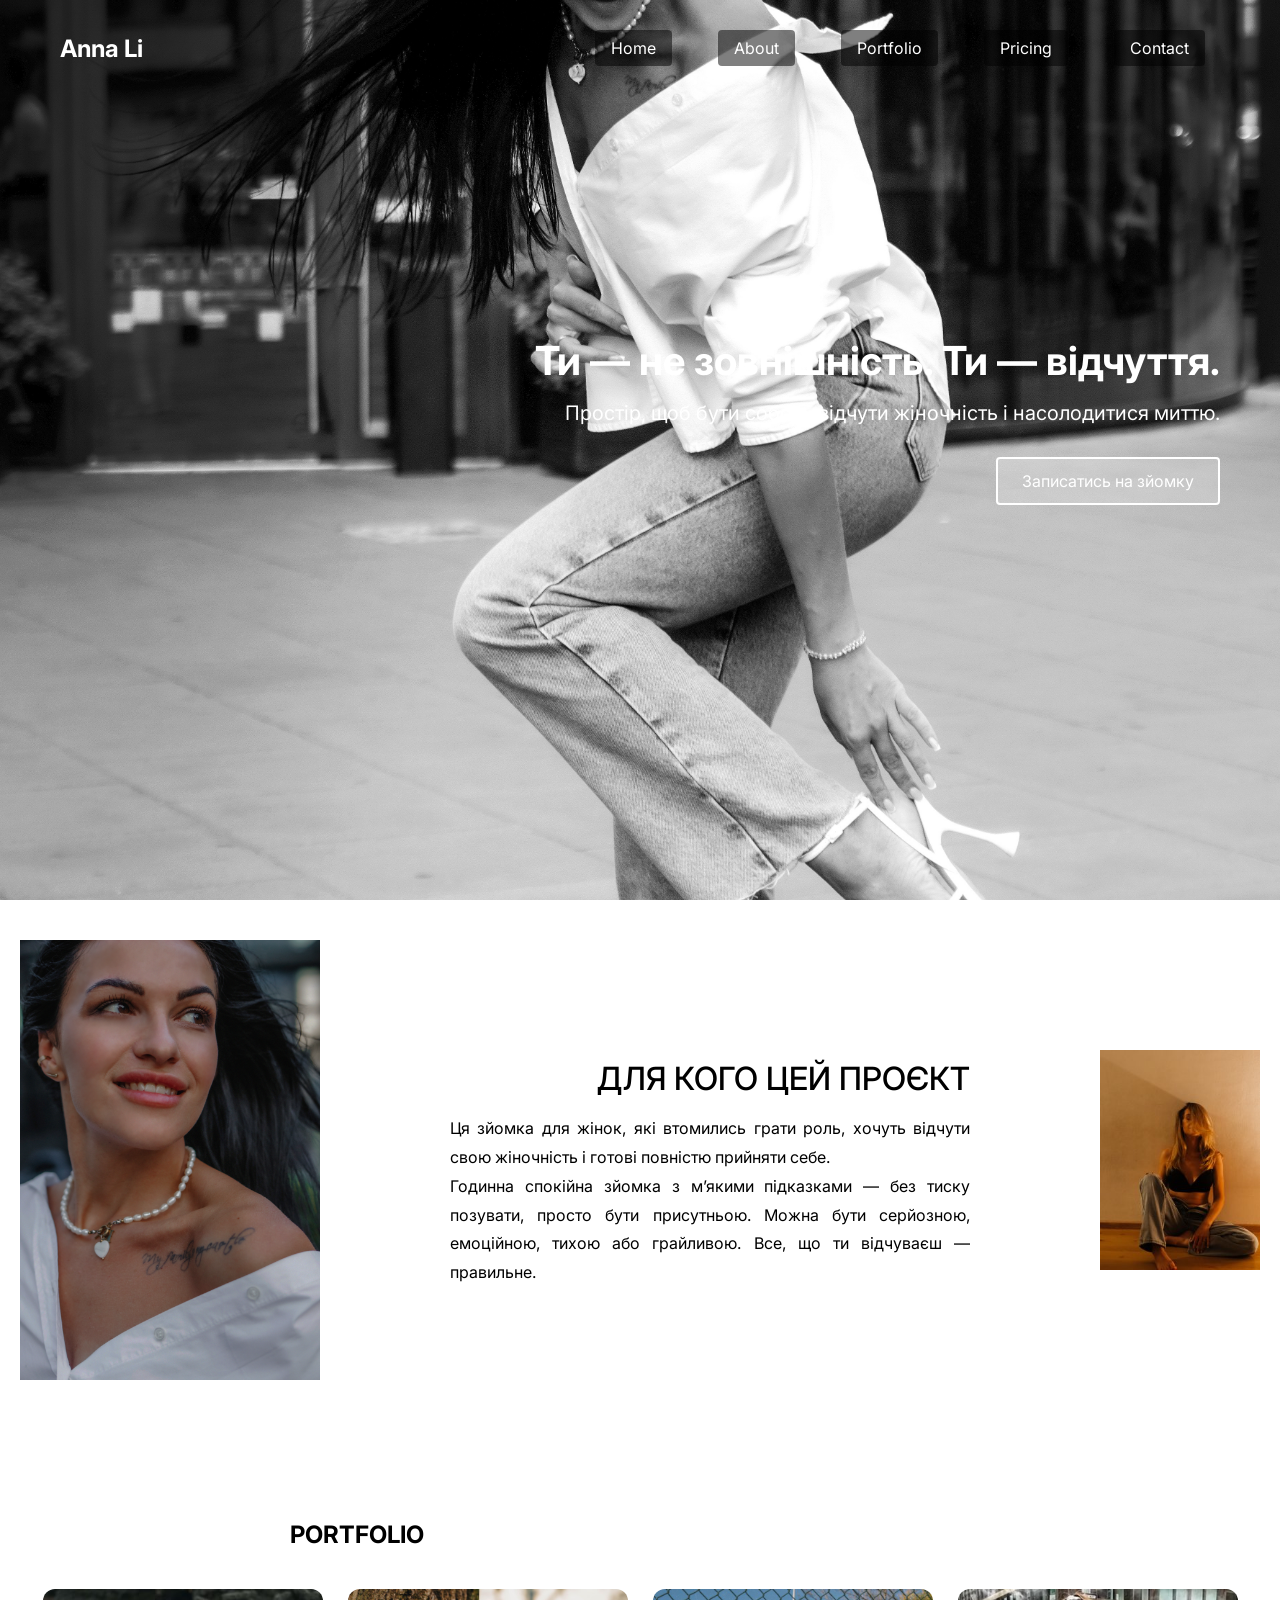
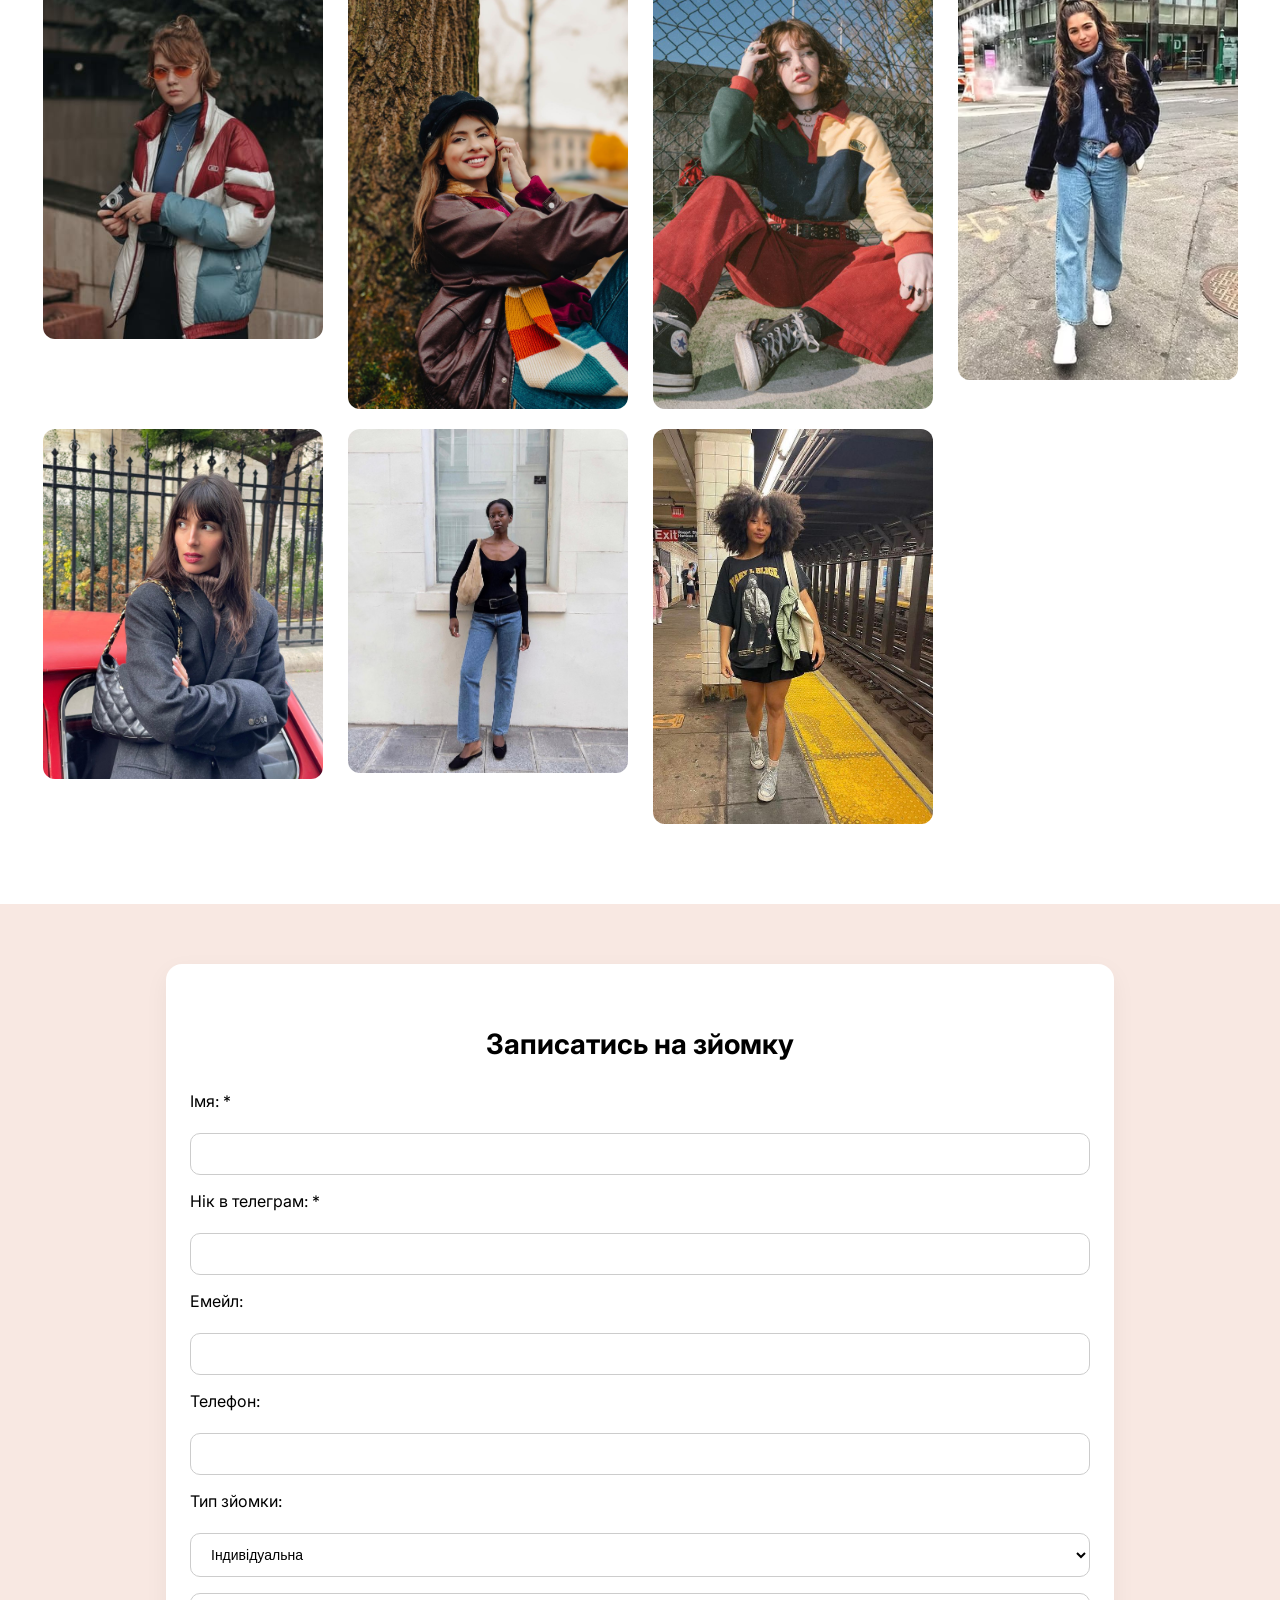
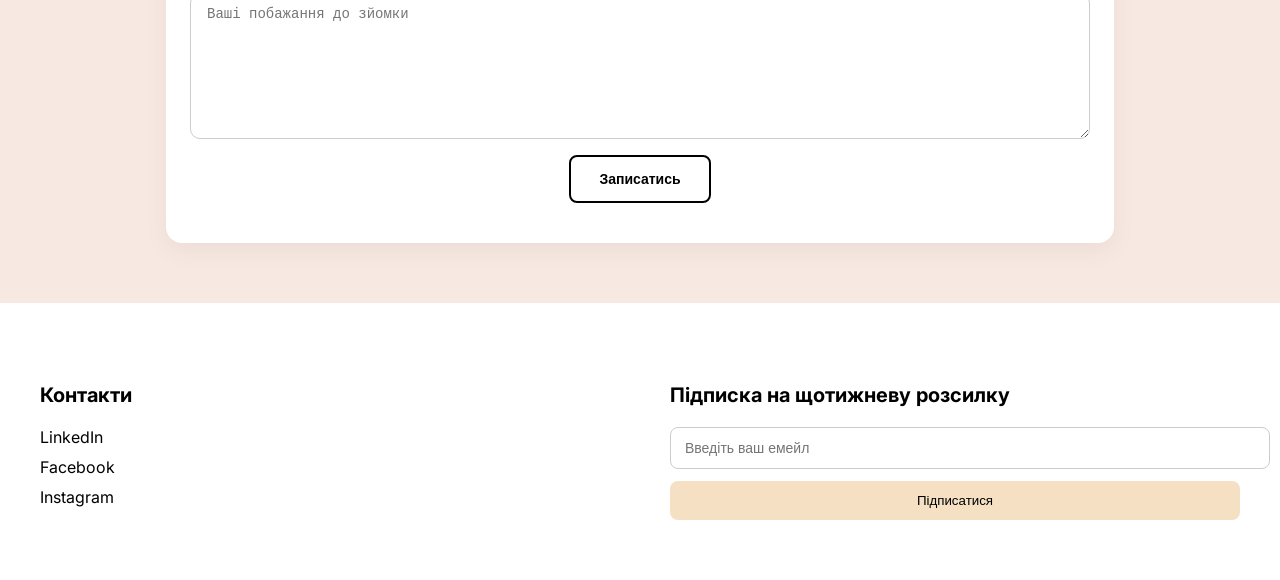
<file: index.html>
<!DOCTYPE html>
<html lang="en">

<head>
    <meta charset="UTF-8">
    <meta name="viewport" content="width=device-width, initial-scale=1.0">
    <title>Document main</title>
    <link rel="stylesheet" href="https://fonts.googleapis.com/css2?family=Inter:wght@300;400;500;600&display=swap">
    <link rel="stylesheet" href="styles.css">
</head>

<body>
    <main class="hero">
        <header class="header">
            <div class="logo">
                <p class="logo__text">Anna Li</p>
            </div>
            <nav class="navigation">
                <a href="index.html" class="navigation__link">Home</a>
                <a href="#about" class="navigation__link">About</a>
                <a href="#portfolio" class="navigation__link">Portfolio</a>
                <a href="#pricing" class="navigation__link">Pricing</a>
                <a href="#contact" class="navigation__link">Contact</a>
            </nav>
        </header>
        <section>
            <div class="hero__container">
                <h1 class="hero__title">Ти — не зовнішність. Ти — відчуття.</h1>
                <p class="hero__subtitle">Простір, щоб бути собою, відчути жіночність і насолодитися миттю.</p>
                <a href="https://web.dev/learn/html" class="hero__button">Записатись на зйомку</a>
            </div>
        </section>
    </main>
    <section id="about" class="about content">
        <img src="pics/nice_face.jpg" alt="Nice face" class="about__image about__image--left">
        <article class="about__content">
            <h2 class="about__title about__title--right">ДЛЯ КОГО ЦЕЙ ПРОЄКТ</h2>
            <p class="about__text">Ця зйомка для жінок, які втомились грати роль, хочуть відчути свою жіночність і готові повністю прийняти
                себе.</p>
            <p class="about__text">Годинна спокійна зйомка з м’якими підказками — без тиску позувати, просто бути присутньою. Можна бути
                серйозною, емоційною, тихою або грайливою. Все, що ти відчуваєш — правильне.</p>
        </article>
        <img src="pics/lingerie_girl.jpg" alt="Lingerie girl" class="about__image about__image--right">
    </section>
    <section id="portfolio" class="portfolio">
        <div class="portfolio__content">
            <h2 class="portfolio__title">PORTFOLIO</h2>
            <article class="portfolio__items">
                <a class="portfolio__item"><img src="pics/polaroid_girl.png" alt="Polaroid girl"></a>
                <a class="portfolio__item"><img src="pics/bright_scarf_girl.jpg" alt="Bright scarf girl"></a>
                <a class="portfolio__item"><img src="pics/red_pants_girl.jpg" alt="Red pants girl"></a>
                <a class="portfolio__item"><img src="pics/blue_jeans_girl.avif" alt="Blue jeans girl"></a>
                <a class="portfolio__item"><img src="pics/side-looking-girl.jpg" alt="Side looking girl"></a>
                <a class="portfolio__item"><img src="pics/summer-jeans-girl.jpg" alt="Summer jeans girl"></a>
                <a class="portfolio__item"><img src="pics/underground_girl.jpg" alt="Underground girl"></a>
            </article>
        </div>
    </section>
    <section class="booking content">
        <div class="booking__form--wrapper">
            <h2 class="booking__title">Записатись на зйомку</h2>
            <form action="#" method="post" class="booking__form">
                <label for="name" class="booking__label">Імя: *</label>
                <input type="text" id="name" name="name" required>

                <label for="nikName" class="booking__label">Нік в телеграм: *</label>
                <input type="text" id="nikName" name="nikName" required>

                <label for="email" class="booking__label">Емейл:</label>
                <input type="email" id="email" name="email">

                <label for="phone" class="booking__label">Телефон:</label>
                <input type="tel" id="phone" name="phone">

                <label for="types" class="booking__label">Тип зйомки:</label>
                <select id="types" name="types" class="booking__select">
                    <option value="individual">Індивідуальна</option>
                    <option value="group">Групова</option>
                    <option value="couple">Парна</option>
                    <option value="family">Сімейна</option>
                </select>

                <textarea id="suggestions" name="suggestions" rows="4" cols="50" placeholder="Ваші побажання до зйомки"></textarea>

                <input type="submit" value="Записатись">
            </form>
        </div>
    </section>
    <footer class="footer content">
        <div class="footer__container">
            <div class="footer__column footer__column--contact">
                <h3 class="footer__title">Контакти</h3>
                <ul class="footer__socials">
                    <li><a href="#" class="footer__social-link">LinkedIn</a></li>
                    <li><a href="#" class="footer__social-link">Facebook</a></li>
                    <li><a href="#" class="footer__social-link">Instagram</a></li>
                </ul>
            </div>
            <div class="footer__column footer__column--subscribe">
                <h3 class="footer__title">Підписка на щотижневу розсилку</h3>
                <form action="#" method="post" class="footer__form">
                    <input type="email" class="footer__input" placeholder="Введіть ваш емейл" required>
                    <button type="submit" class="footer__button">Підписатися</button>
                </form>
            </div>
        </div>
    </footer>
</body>

</html>
</file>
<file: styles.css>
/* Header Block */
.header {
  display: flex;
  justify-content: space-between;
  align-items: center;
  width: 100%;
  padding-top: 30px;
}

/* Logo Block */
.logo {
  font-weight: bold;
  font-size: 1.5rem;
}

.logo__text {
  color: white;
  margin: 0;
}

/* Navigation Block */
.navigation {
  display: flex;
  list-style: none;
  margin: 0;
  padding: 0;
  gap: 1rem;
}

.navigation__link {
  color: white;
  text-decoration: none;
  margin: 0 15px;
  background-color: rgba(1, 1, 1, 0.5);
  padding: 0.5rem 1rem;
  border-radius: 4px;
  transition: background-color 0.3s ease;
}

.navigation__link:hover {
  background-color: rgba(1, 1, 1, 0.7);
}

/* Hero Block */
.hero {
  background-image: url("pics/bg.jpg");
  background-size: cover;
  background-position: center;
  background-repeat: no-repeat;
  min-height: 100vh;
  display: flex;
  flex-direction: column;
  align-items: flex-end;
  text-align: right;
  padding: 0 60px;
}

.hero__container {
  display: flex;
  flex-direction: column;
  align-items: flex-end;
  text-align: right;
  max-width: 800px;
  margin-top: 270px;
}

.hero__title {
  color: white;
  font-size: 2.5rem;
  margin: 0 0 1rem 0;
}

.hero__subtitle {
  color: white;
  font-size: 1.25rem;
  margin: 0 0 2rem 0;
  word-break: keep-all;
}

.hero__button {
  color: white;
  text-decoration: none;
  background-color: rgba(255, 255, 255, 0.2);
  padding: 0.75rem 1.5rem;
  border: 2px solid white;
  border-radius: 4px;
  transition: background-color 0.3s ease;
  display: inline-block;
}

.hero__button:hover {
  background-color: rgba(255, 255, 255, 0.3);
}

.content {
  color: #000;
}

body {
  font-family: 'Inter', system-ui, -apple-system, sans-serif;
  margin: 0;
  padding: 0;
}

.about {
  display: flex;
  justify-content: space-between;
  align-items: center;
  gap: 24px;
  padding: 40px 20px;
}

.about__content {
  text-align: center;
  max-width: 520px;
}

.about__title--right {
  text-align: right;
  font-size: 32px;
  font-weight: 500;
  margin-bottom: 16px;
}

.about__text {
  font-size: 16px;
  line-height: 1.8;
  text-align: justify;
  max-width: 520px;
  margin: 0 auto;
}

.about__image {
  height: auto;
  object-fit: contain;
}

.about__image--left {
  width: 300px;
}

.about__image--right {
  width: 160px;
}

.portfolio {
  padding: 80px 0;
}

.portfolio__content {
  max-width: 1200px;
  margin: 0 auto;
  padding: 0 24px;
}

.portfolio__title {
  text-align: left;
  margin-left: 250px;
  margin-bottom: 40px;
}

.portfolio__items {
  display: grid;
  grid-template-columns: repeat(4, 1fr);
  gap: 20px;
  justify-items: center;
}

.portfolio__item {
  width: 100%;
  max-width: 280px;
}

.portfolio__item img {
  width: 100%;
  height: auto;
  border-radius: 12px;
  display: block;
}

.booking {
  background: #f8e8e2;
  padding: 60px 0;
}

.booking__form--wrapper {
  max-width: 900px;
  margin: 0 auto;
  padding: 40px 24px;
  border-radius: 16px;
  box-shadow: 0 8px 24px rgba(0, 0, 0, 0.05);
  background: #fff;
}

.booking__title {
  text-align: center;
  margin-bottom: 30px;
  font-size: 28px;
}

.booking__form {
  display: flex;
  flex-direction: column;
  gap: 16px
}

.booking__label {
  margin-bottom: 6px;
  font-size: 16px;
}

.booking__form input,
.booking__form select,
.booking__form textarea {
  padding: 12px 16px;
  border: 1px solid #ccc;
  background-color: #fff;
  border-radius: 10px;
  font-size: 14px;
  outline: none;
  transition: 0.3s ease;
}

.booking__form input:focus,
.booking__form select:focus,
.booking__form textarea:focus {
  border-color: #333;
  box-shadow: 0 0 0 2px rgba(0, 0, 0, 0.1);
}

.booking__form textarea {
  resize: vertical;
  min-height: 120px;
}

.booking__form input[type="submit"] {
  padding: 14px 28px;
  border: 2px solid #000;
  border-radius: 8px;
  background-color: transparent;
  color: #000;
  font-weight: 600;
  cursor: pointer;
  align-self: center;
  transition: background-color 0.3s ease, color 0.3s ease;
}

.booking__form input[type="submit"]:hover {
  background-color: #000;
  color: #fff;
}

.footer {
  background-color: #fff;
  color: #000;
  padding: 60px 24px;
  font-family: inherit;
}

.footer__container {
  display: flex;
  justify-content: space-between;
  gap: 60px;
  max-width: 1200px;
  margin: 0 auto;
  flex-wrap: nowrap;
}

.footer__column {
  flex: 1 1 300px;
}

.footer__title {
  font-size: 20px;
  margin-bottom: 20px;
}

.footer__socials {
  list-style: none;
  padding: 0;
  margin: 0;
  display: flex;
  flex-direction: column;
  gap: 10px;
}

.footer__social-link {
  color: #000;
  text-decoration: none;
  transition: color 0.3s ease;
}

.footer__social-link:hover {
  color: #f5e0c3;
}

.footer__form {
  display: flex;
  flex-direction: column;
  gap: 12px;
}

.footer__input {
  padding: 12px 14px;
  border: 1px solid #ccc;
  border-radius: 8px;
  font-size: 14px;
  width: 100%;
  transition: border-color 0.3s ease;
}

.footer__input:focus {
  border-color: #f5e0c3;
  outline: none;
}

.footer__button {
  padding: 12px 20px;
  background-color: #f5e0c3;
  border: none;
  border-radius: 8px;
  color: #000;
  cursor: pointer;
  font-weight: 500;
  transition: background-color 0.3s ease;
}

.footer__button:hover {
  background-color: #e0c9a3;
}

@media (max-width: 768px) {
  .footer__container {
    flex-direction: column;
  }
}
  .footer__column {
    flex: 1 1 100%;
  }
</file>
